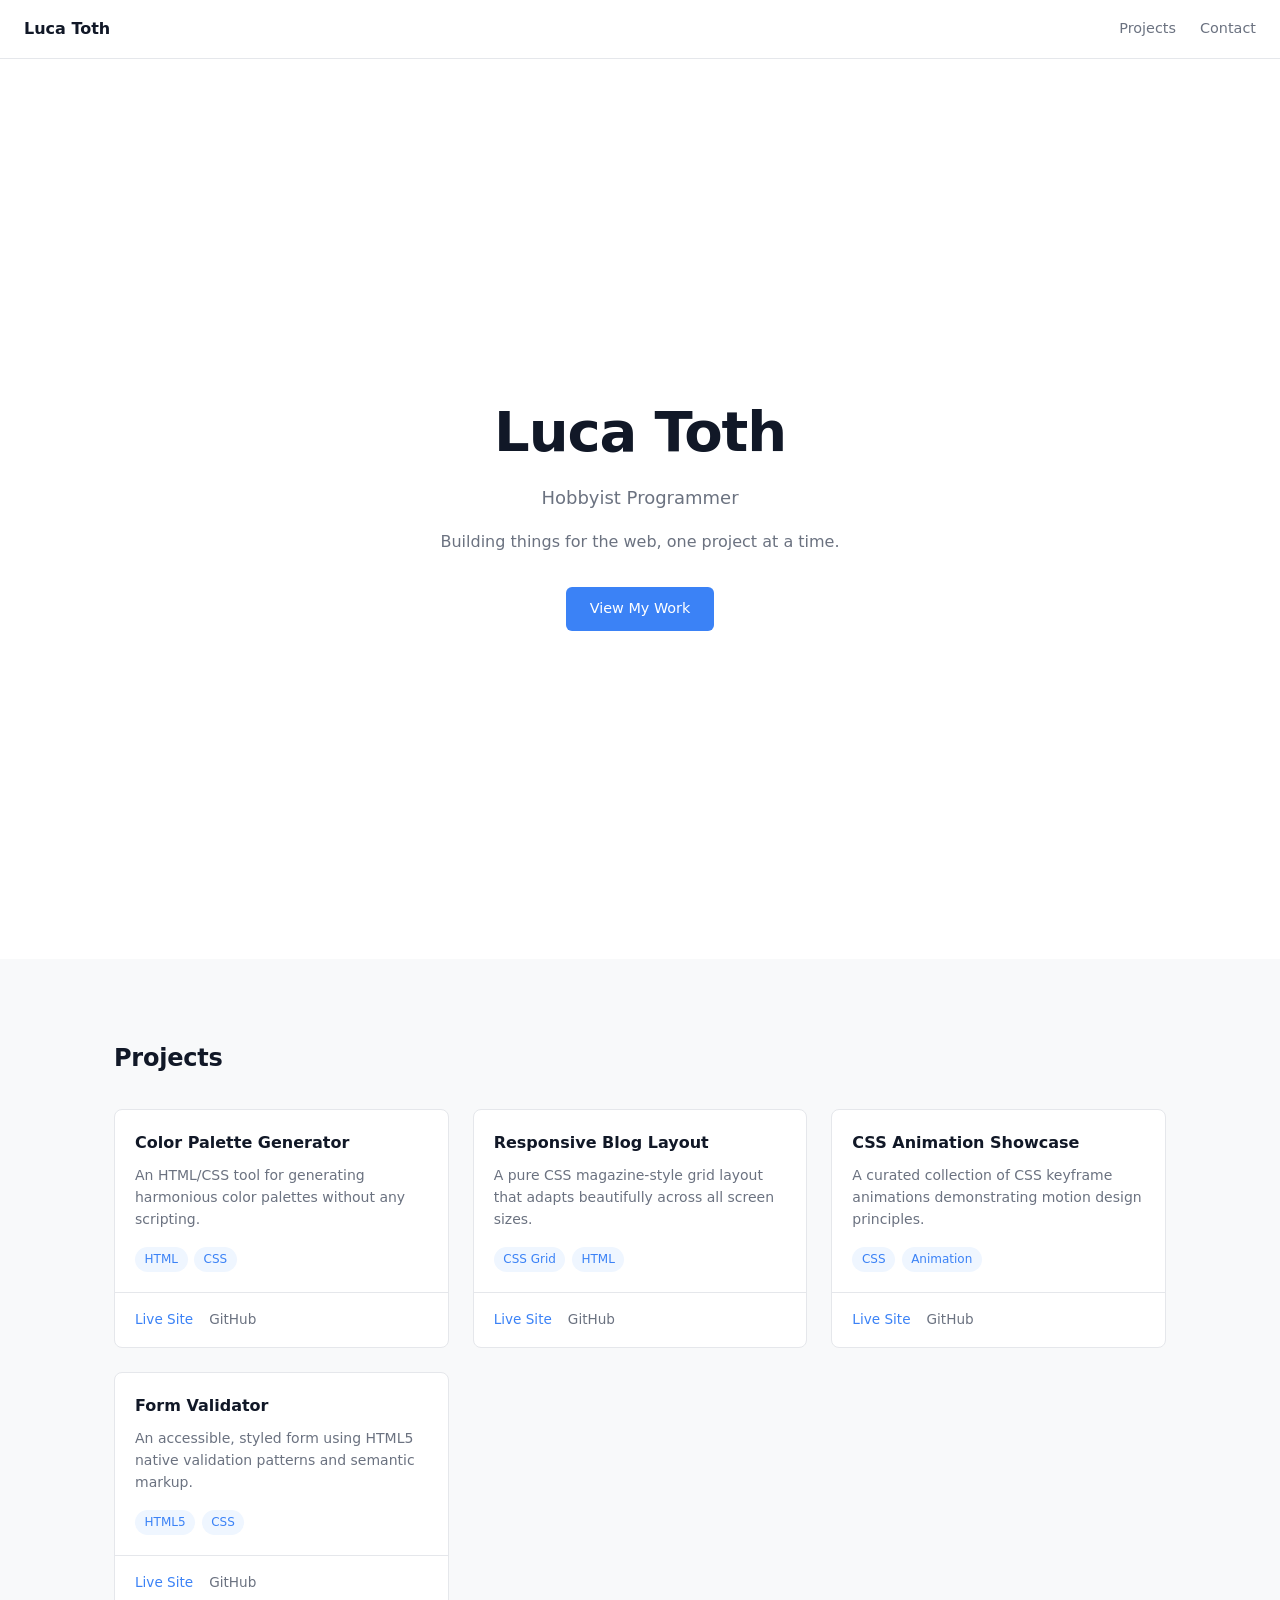
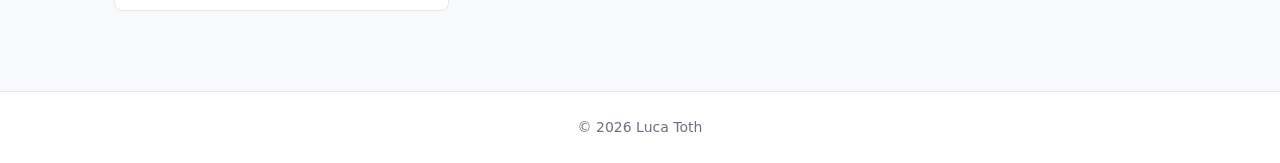
<file: index.html>
<!doctype html>
<html lang="en">
  <head>
    <meta charset="UTF-8" />
    <meta name="viewport" content="width=device-width, initial-scale=1.0" />
    <title>Luca Toth — Hobbyist Programmer</title>
    <link rel="stylesheet" href="styles.css" />
  </head>
  <body>
    <header class="site-header">
      <a href="#hero" class="site-header__name">Luca Toth</a>
      <nav class="site-nav">
        <a href="#projects">Projects</a>
        <a href="mailto:lfadertoth@gmail.com">Contact</a>
      </nav>
    </header>

    <main>
      <section id="hero" class="hero">
        <div class="hero__content">
          <h1 class="hero__name">Luca Toth</h1>
          <p class="hero__title">Hobbyist Programmer</p>
          <p class="hero__tagline">
            Building things for the web, one project at a time.
          </p>
          <a href="#projects" class="btn">View My Work</a>
        </div>
      </section>

      <section id="projects" class="projects">
        <div class="container">
          <h2 class="section-title">Projects</h2>
          <div class="projects__grid">
            <article class="card">
              <div class="card__body">
                <h3 class="card__title">Color Palette Generator</h3>
                <p class="card__desc">
                  An HTML/CSS tool for generating harmonious color palettes
                  without any scripting.
                </p>
                <div class="card__tags">
                  <span class="tag">HTML</span>
                  <span class="tag">CSS</span>
                </div>
              </div>
              <div class="card__links">
                <a href="#" class="card__link">Live Site</a>
                <a href="#" class="card__link card__link--muted">GitHub</a>
              </div>
            </article>

            <article class="card">
              <div class="card__body">
                <h3 class="card__title">Responsive Blog Layout</h3>
                <p class="card__desc">
                  A pure CSS magazine-style grid layout that adapts beautifully
                  across all screen sizes.
                </p>
                <div class="card__tags">
                  <span class="tag">CSS Grid</span>
                  <span class="tag">HTML</span>
                </div>
              </div>
              <div class="card__links">
                <a href="#" class="card__link">Live Site</a>
                <a href="#" class="card__link card__link--muted">GitHub</a>
              </div>
            </article>

            <article class="card">
              <div class="card__body">
                <h3 class="card__title">CSS Animation Showcase</h3>
                <p class="card__desc">
                  A curated collection of CSS keyframe animations demonstrating
                  motion design principles.
                </p>
                <div class="card__tags">
                  <span class="tag">CSS</span>
                  <span class="tag">Animation</span>
                </div>
              </div>
              <div class="card__links">
                <a href="#" class="card__link">Live Site</a>
                <a href="#" class="card__link card__link--muted">GitHub</a>
              </div>
            </article>

            <article class="card">
              <div class="card__body">
                <h3 class="card__title">Form Validator</h3>
                <p class="card__desc">
                  An accessible, styled form using HTML5 native validation
                  patterns and semantic markup.
                </p>
                <div class="card__tags">
                  <span class="tag">HTML5</span>
                  <span class="tag">CSS</span>
                </div>
              </div>
              <div class="card__links">
                <a href="#" class="card__link">Live Site</a>
                <a href="#" class="card__link card__link--muted">GitHub</a>
              </div>
            </article>
          </div>
        </div>
      </section>
    </main>

    <footer class="site-footer">
      <p>&copy; 2026 Luca Toth</p>
    </footer>
    <script src="script.js"></script>
  </body>
</html>
</file>
<file: styles.css>
/* ---- Design tokens ---- */
:root {
  --bg:           #ffffff;
  --bg-subtle:    #f8f9fa;
  --border:       #e5e7eb;
  --text:         #111827;
  --muted:        #6b7280;
  --accent:       #3b82f6;
  --accent-hover: #2563eb;
}

/* ---- Reset & base ---- */
*, *::before, *::after {
  box-sizing: border-box;
  margin: 0;
  padding: 0;
}

html {
  scroll-behavior: smooth;
}

body {
  font-family: system-ui, -apple-system, BlinkMacSystemFont, "Segoe UI", sans-serif;
  background-color: var(--bg);
  color: var(--text);
  line-height: 1.6;
}

/* ---- Utility ---- */
.container {
  max-width: 1100px;
  margin: 0 auto;
  padding: 0 1.5rem;
}

/* ---- Header ---- */
.site-header {
  position: sticky;
  top: 0;
  z-index: 100;
  background: var(--bg);
  border-bottom: 1px solid var(--border);
  display: flex;
  align-items: center;
  justify-content: space-between;
  flex-wrap: wrap;
  gap: 0.75rem;
  padding: 1rem 1.5rem;
}

.site-header__name {
  font-weight: 600;
  font-size: 1rem;
  color: var(--text);
  text-decoration: none;
  transition: color 0.15s ease;
}

.site-header__name:hover {
  color: var(--accent);
}

.site-nav {
  display: flex;
  gap: 1.5rem;
}

.site-nav a {
  color: var(--muted);
  text-decoration: none;
  font-size: 0.9rem;
  transition: color 0.15s ease;
}

.site-nav a:hover {
  color: var(--accent);
}

.site-header__name:focus-visible,
.site-nav a:focus-visible {
  outline: 2px solid var(--accent);
  outline-offset: 3px;
  border-radius: 2px;
}

/* ---- Hero ---- */
.hero {
  min-height: 100vh;
  display: flex;
  align-items: center;
  justify-content: center;
  padding: 4rem 1.5rem;
  text-align: center;
}

.hero__content {
  max-width: 600px;
}

.hero__name {
  font-size: clamp(2.25rem, 5vw, 3.5rem);
  font-weight: 700;
  letter-spacing: -0.02em;
  color: var(--text);
  display: inline-block;
  position: relative;
}

.hero__name::after {
  content: '';
  position: absolute;
  bottom: -4px;
  left: 0;
  width: 0;
  height: 3px;
  background: var(--accent);
  transition: width 0.4s ease;
}

.hero__name:hover::after {
  width: 100%;
}

.hero__title {
  margin-top: 0.5rem;
  font-size: 1.125rem;
  color: var(--muted);
  font-weight: 400;
}

.hero__tagline {
  margin-top: 1rem;
  font-size: 1rem;
  color: var(--muted);
  max-width: 420px;
  margin-left: auto;
  margin-right: auto;
}

/* ---- Button ---- */
.btn {
  display: inline-block;
  margin-top: 2rem;
  padding: 0.65rem 1.5rem;
  background: var(--accent);
  color: #fff;
  font-size: 0.9rem;
  font-weight: 500;
  text-decoration: none;
  border-radius: 6px;
  transition: background 0.15s ease, transform 0.15s ease;
}

.btn:hover {
  background: var(--accent-hover);
  transform: translateY(-1px);
}

.btn:focus-visible {
  outline: 2px solid var(--accent);
  outline-offset: 3px;
}

/* ---- Projects section ---- */
.projects {
  padding: 5rem 0;
  background: var(--bg-subtle);
}

.section-title {
  font-size: 1.5rem;
  font-weight: 700;
  color: var(--text);
  margin-bottom: 2rem;
  letter-spacing: -0.01em;
}

.projects__grid {
  display: grid;
  grid-template-columns: repeat(auto-fill, minmax(300px, 1fr));
  gap: 1.5rem;
}

/* ---- Card ---- */
.card {
  background: var(--bg);
  border: 1px solid var(--border);
  border-radius: 8px;
  display: flex;
  flex-direction: column;
  transition: box-shadow 0.2s ease, transform 0.2s ease;
}

.card:hover {
  box-shadow: 0 4px 16px rgba(0, 0, 0, 0.08);
  transform: translateY(-2px);
}

.card__body {
  padding: 1.25rem 1.25rem 0;
  flex: 1;
}

.card__title {
  font-size: 1rem;
  font-weight: 600;
  color: var(--text);
}

.card__desc {
  margin-top: 0.5rem;
  font-size: 0.875rem;
  color: var(--muted);
  line-height: 1.6;
}

.card__tags {
  display: flex;
  flex-wrap: wrap;
  gap: 0.4rem;
  margin-top: 1rem;
}

.tag {
  display: inline-flex;
  align-items: center;
  padding: 0.2rem 0.6rem;
  background: #eff6ff;
  color: var(--accent);
  font-size: 0.75rem;
  font-weight: 500;
  border-radius: 999px;
}

.card__links {
  display: flex;
  gap: 1rem;
  padding: 1rem 1.25rem;
  margin-top: 1.25rem;
  border-top: 1px solid var(--border);
}

.card__link {
  font-size: 0.85rem;
  font-weight: 500;
  color: var(--accent);
  text-decoration: none;
  transition: color 0.15s ease;
}

.card__link:hover {
  color: var(--accent-hover);
  text-decoration: underline;
}

.card__link--muted {
  color: var(--muted);
}

.card__link--muted:hover {
  color: var(--text);
  text-decoration: underline;
}

.card__link:focus-visible {
  outline: 2px solid var(--accent);
  outline-offset: 2px;
  border-radius: 2px;
}

/* ---- Footer ---- */
.site-footer {
  border-top: 1px solid var(--border);
  padding: 1.5rem;
  text-align: center;
  color: var(--muted);
  font-size: 0.875rem;
}

/* ---- Mobile ---- */
@media (max-width: 640px) {
  .site-header {
    padding: 0.875rem 1rem;
  }

  .hero {
    padding: 3rem 1rem;
  }

  .projects {
    padding: 3rem 0;
  }

  .projects__grid {
    grid-template-columns: 1fr;
  }
}
</file>
